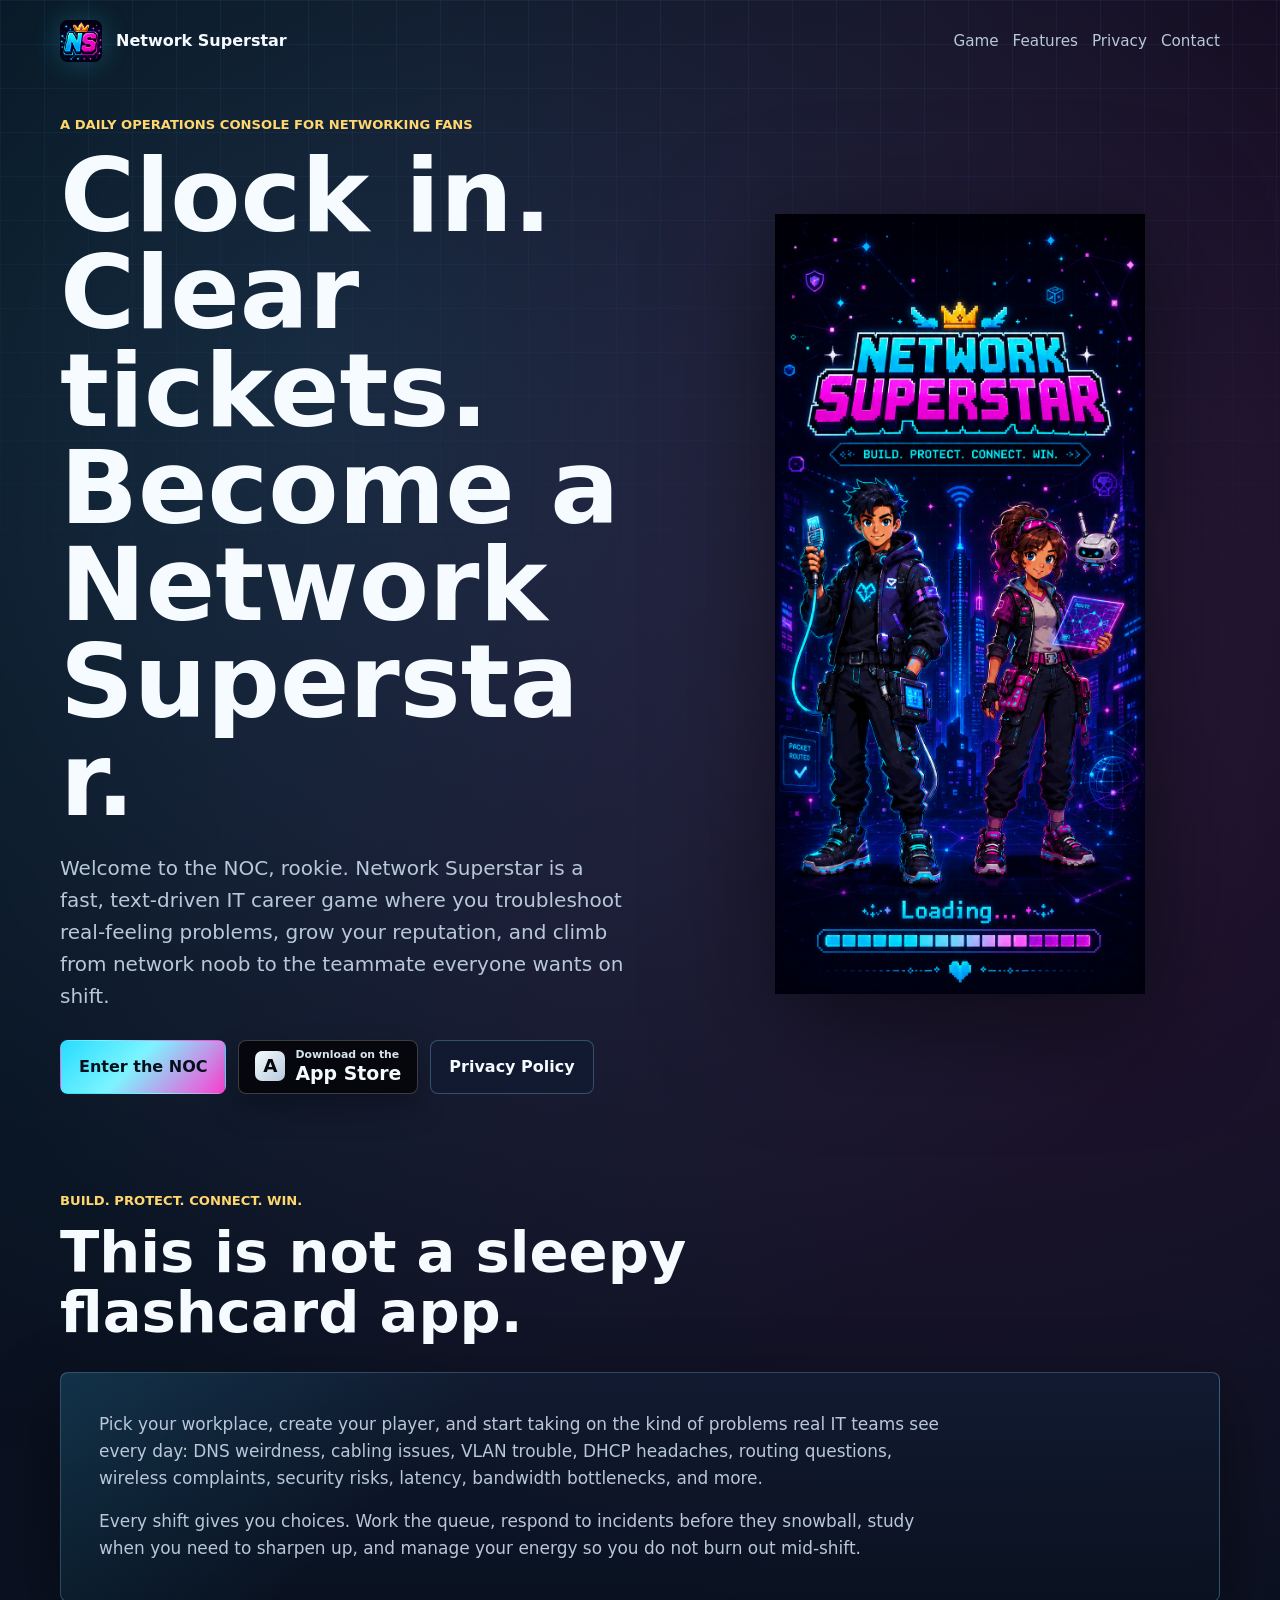
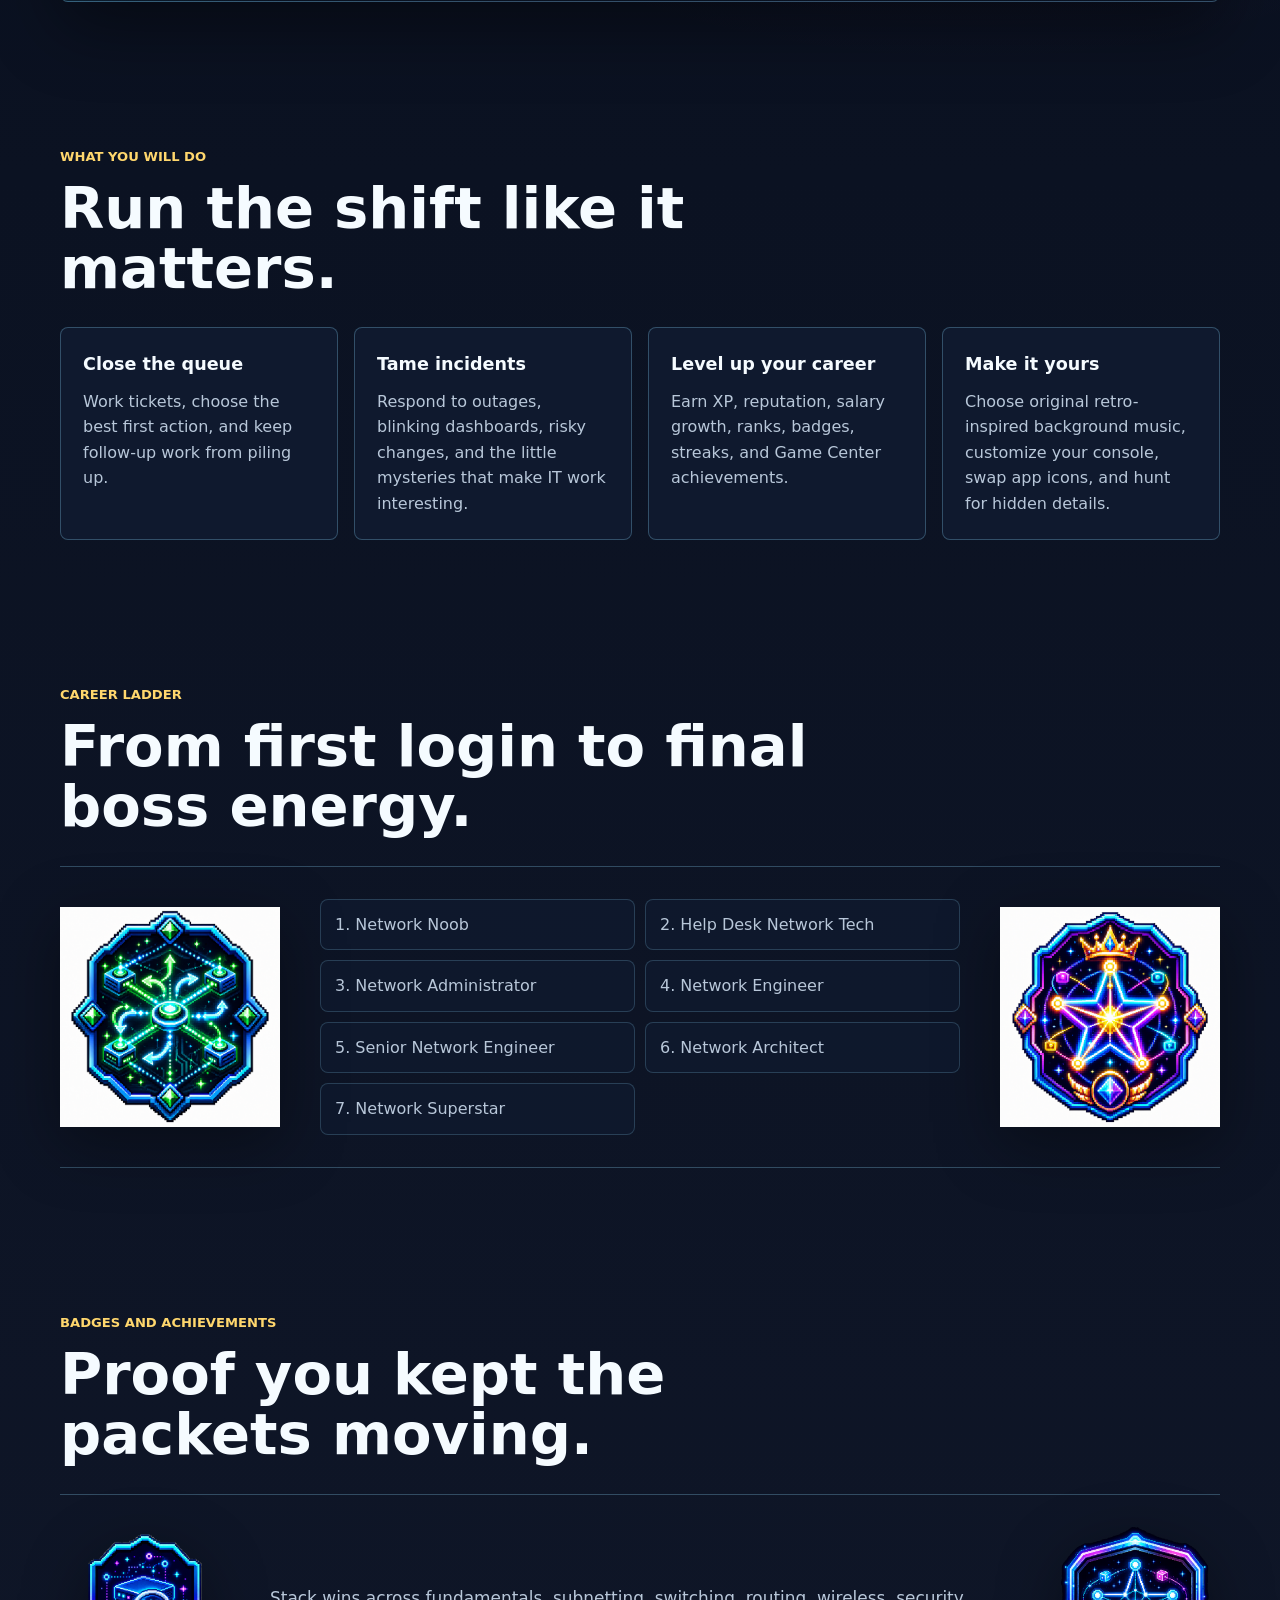
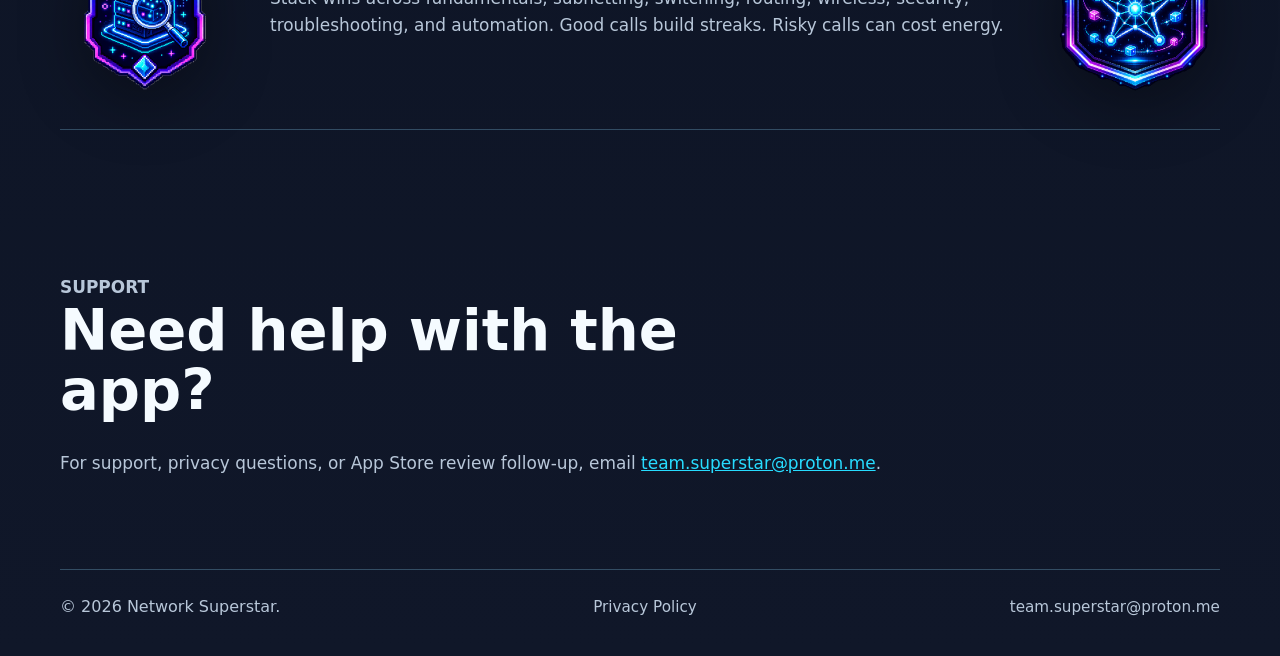
<file: index.html>
<!doctype html>
<html lang="en">
  <head>
    <meta charset="utf-8">
    <meta name="viewport" content="width=device-width, initial-scale=1">
    <title>Network Superstar</title>
    <meta
      name="description"
      content="Network Superstar is a fast IT career game about tickets, incidents, networking skills, ranks, badges, and becoming the teammate everyone wants on shift."
    >
    <meta name="theme-color" content="#070a16">
    <meta property="og:title" content="Network Superstar">
    <meta property="og:description" content="Clock in, clear tickets, tame incidents, and level up from network noob to Network Superstar.">
    <meta property="og:image" content="/assets/nss_loading_screen.png">
    <link rel="icon" href="/assets/app-icon.png">
    <link rel="stylesheet" href="/styles.css">
  </head>
  <body>
    <header class="site-header">
      <a class="brand" href="/" aria-label="Network Superstar home">
        <img src="/assets/app-icon.png" alt="" class="brand-icon">
        <span>Network Superstar</span>
      </a>
      <nav aria-label="Primary navigation">
        <a href="#game">Game</a>
        <a href="#features">Features</a>
        <a href="/privacy">Privacy</a>
        <a href="mailto:team.superstar@proton.me">Contact</a>
      </nav>
    </header>

    <main>
      <section class="hero" aria-labelledby="hero-title">
        <div class="hero-copy">
          <p class="eyebrow">A daily operations console for networking fans</p>
          <h1 id="hero-title">Clock in. Clear tickets. Become a Network Superstar.</h1>
          <p class="hero-lede">
            Welcome to the NOC, rookie. Network Superstar is a fast, text-driven IT career game where
            you troubleshoot real-feeling problems, grow your reputation, and climb from network noob
            to the teammate everyone wants on shift.
          </p>
          <div class="hero-actions" aria-label="Page actions">
            <a class="button primary" href="#game">Enter the NOC</a>
            <a class="app-store-button" href="#" aria-label="Download Network Superstar on the App Store">
              <span class="app-store-icon" aria-hidden="true">A</span>
              <span>
                <small>Download on the</small>
                App Store
              </span>
            </a>
            <a class="button secondary" href="/privacy">Privacy Policy</a>
          </div>
        </div>
        <div class="hero-art" aria-label="Network Superstar artwork">
          <img src="/assets/nss_loading_screen.png" alt="Network Superstar game artwork with two network technicians">
        </div>
      </section>

      <section id="game" class="section intro-section" aria-labelledby="game-title">
        <div class="section-heading">
          <p class="eyebrow">Build. Protect. Connect. Win.</p>
          <h2 id="game-title">This is not a sleepy flashcard app.</h2>
        </div>
        <div class="console-panel">
          <p>
            Pick your workplace, create your player, and start taking on the kind of problems real IT
            teams see every day: DNS weirdness, cabling issues, VLAN trouble, DHCP headaches, routing
            questions, wireless complaints, security risks, latency, bandwidth bottlenecks, and more.
          </p>
          <p>
            Every shift gives you choices. Work the queue, respond to incidents before they snowball,
            study when you need to sharpen up, and manage your energy so you do not burn out mid-shift.
          </p>
        </div>
      </section>

      <section id="features" class="section" aria-labelledby="features-title">
        <div class="section-heading">
          <p class="eyebrow">What you will do</p>
          <h2 id="features-title">Run the shift like it matters.</h2>
        </div>
        <div class="feature-grid">
          <article class="feature-card">
            <h3>Close the queue</h3>
            <p>Work tickets, choose the best first action, and keep follow-up work from piling up.</p>
          </article>
          <article class="feature-card">
            <h3>Tame incidents</h3>
            <p>Respond to outages, blinking dashboards, risky changes, and the little mysteries that make IT work interesting.</p>
          </article>
          <article class="feature-card">
            <h3>Level up your career</h3>
            <p>Earn XP, reputation, salary growth, ranks, badges, streaks, and Game Center achievements.</p>
          </article>
          <article class="feature-card">
            <h3>Make it yours</h3>
            <p>Choose original retro-inspired background music, customize your console, swap app icons, and hunt for hidden details.</p>
          </article>
        </div>
      </section>

      <section class="section rank-section" aria-labelledby="rank-title">
        <div class="section-heading">
          <p class="eyebrow">Career ladder</p>
          <h2 id="rank-title">From first login to final boss energy.</h2>
        </div>
        <div class="rank-layout">
          <img src="/assets/rank-network-engineer.png" alt="Network Engineer rank badge">
          <ol class="rank-list">
            <li>Network Noob</li>
            <li>Help Desk Network Tech</li>
            <li>Network Administrator</li>
            <li>Network Engineer</li>
            <li>Senior Network Engineer</li>
            <li>Network Architect</li>
            <li>Network Superstar</li>
          </ol>
          <img src="/assets/rank-network-superstar.png" alt="Network Superstar rank badge">
        </div>
      </section>

      <section class="section badge-section" aria-labelledby="badges-title">
        <div class="section-heading">
          <p class="eyebrow">Badges and achievements</p>
          <h2 id="badges-title">Proof you kept the packets moving.</h2>
        </div>
        <div class="badge-row">
          <img src="/assets/badge-dns-detective.png" alt="DNS Detective badge">
          <div>
            <p>
              Stack wins across fundamentals, subnetting, switching, routing, wireless, security,
              troubleshooting, and automation. Good calls build streaks. Risky calls can cost energy.
            </p>
          </div>
          <img src="/assets/badge-network-superstar.png" alt="Network Superstar badge">
        </div>
      </section>

      <section class="section contact-section" aria-labelledby="contact-title">
        <div class="section-heading">
          <p class="eyebrow">Support</p>
          <h2 id="contact-title">Need help with the app?</h2>
        </div>
        <p>
          For support, privacy questions, or App Store review follow-up, email
          <a href="mailto:team.superstar@proton.me">team.superstar@proton.me</a>.
        </p>
      </section>
    </main>

    <footer class="site-footer">
      <span>&copy; 2026 Network Superstar.</span>
      <a href="/privacy">Privacy Policy</a>
      <a href="mailto:team.superstar@proton.me">team.superstar@proton.me</a>
    </footer>
  </body>
</html>
</file>
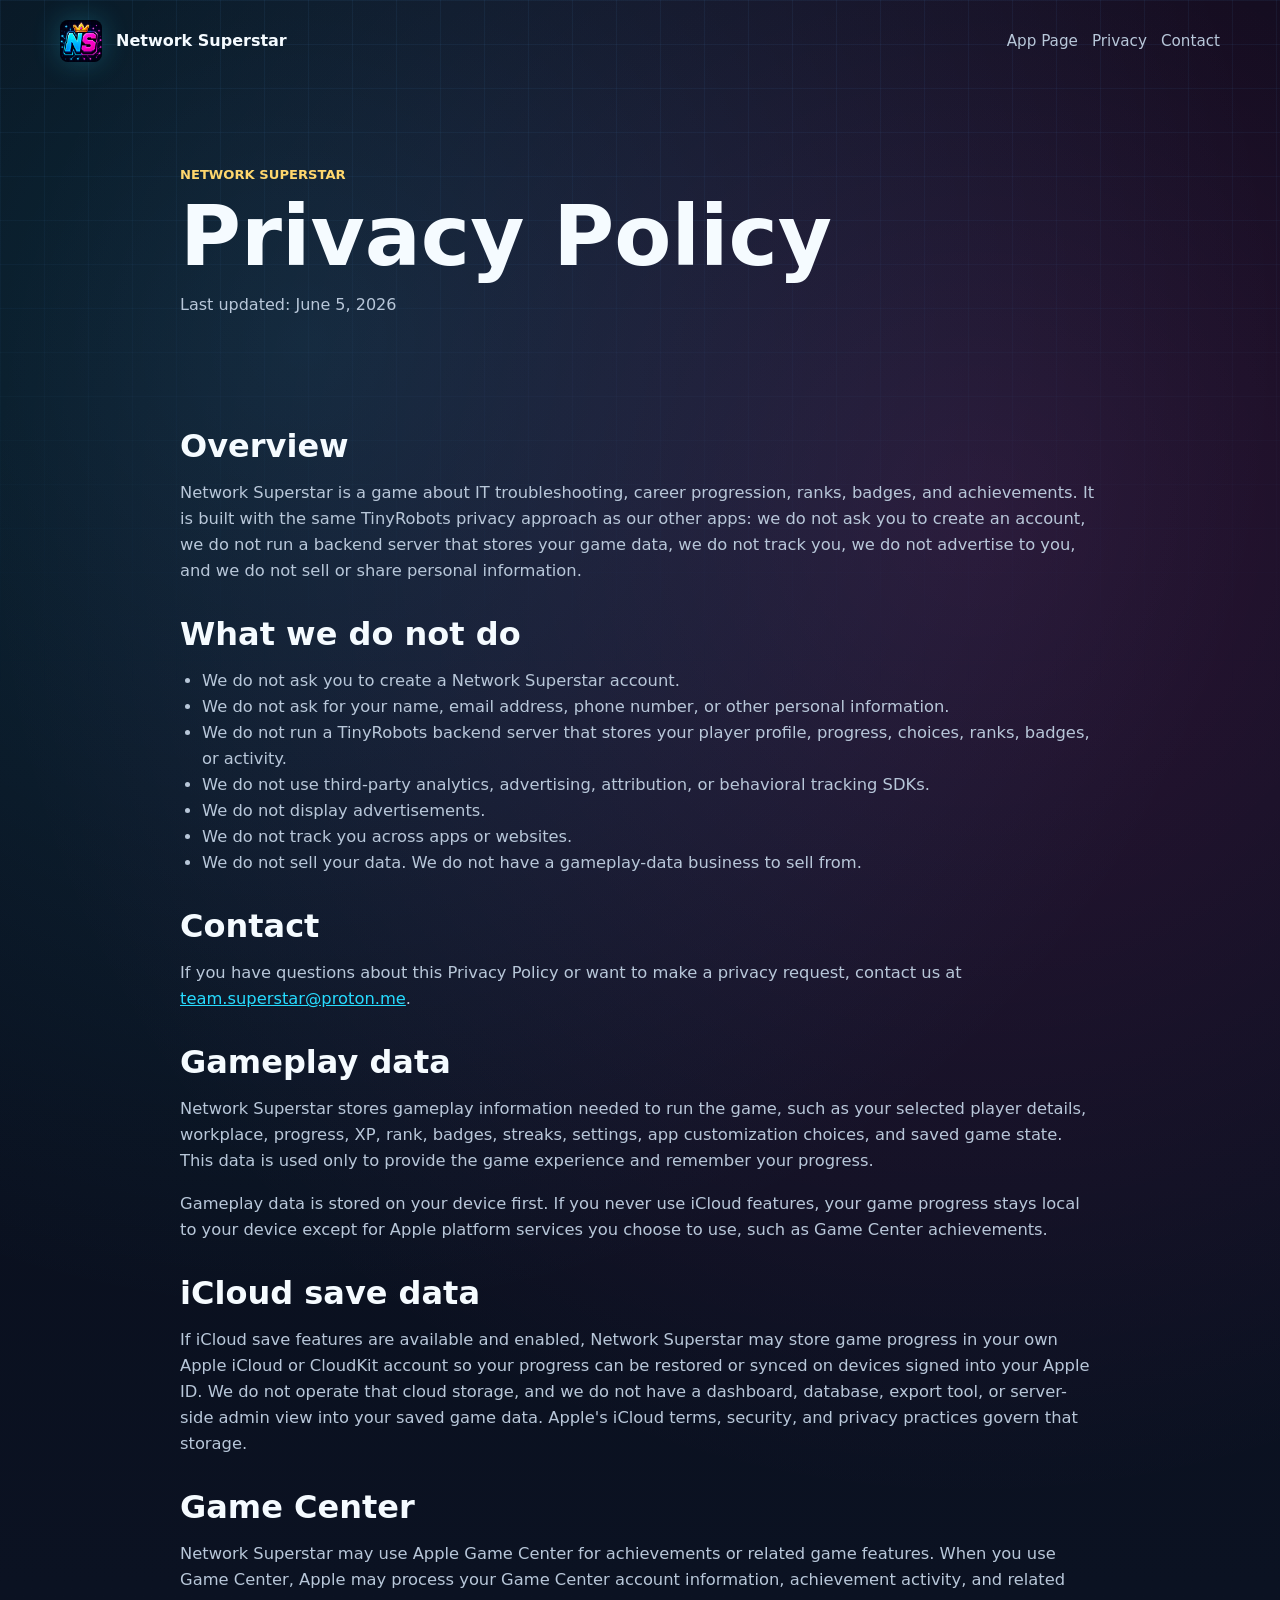
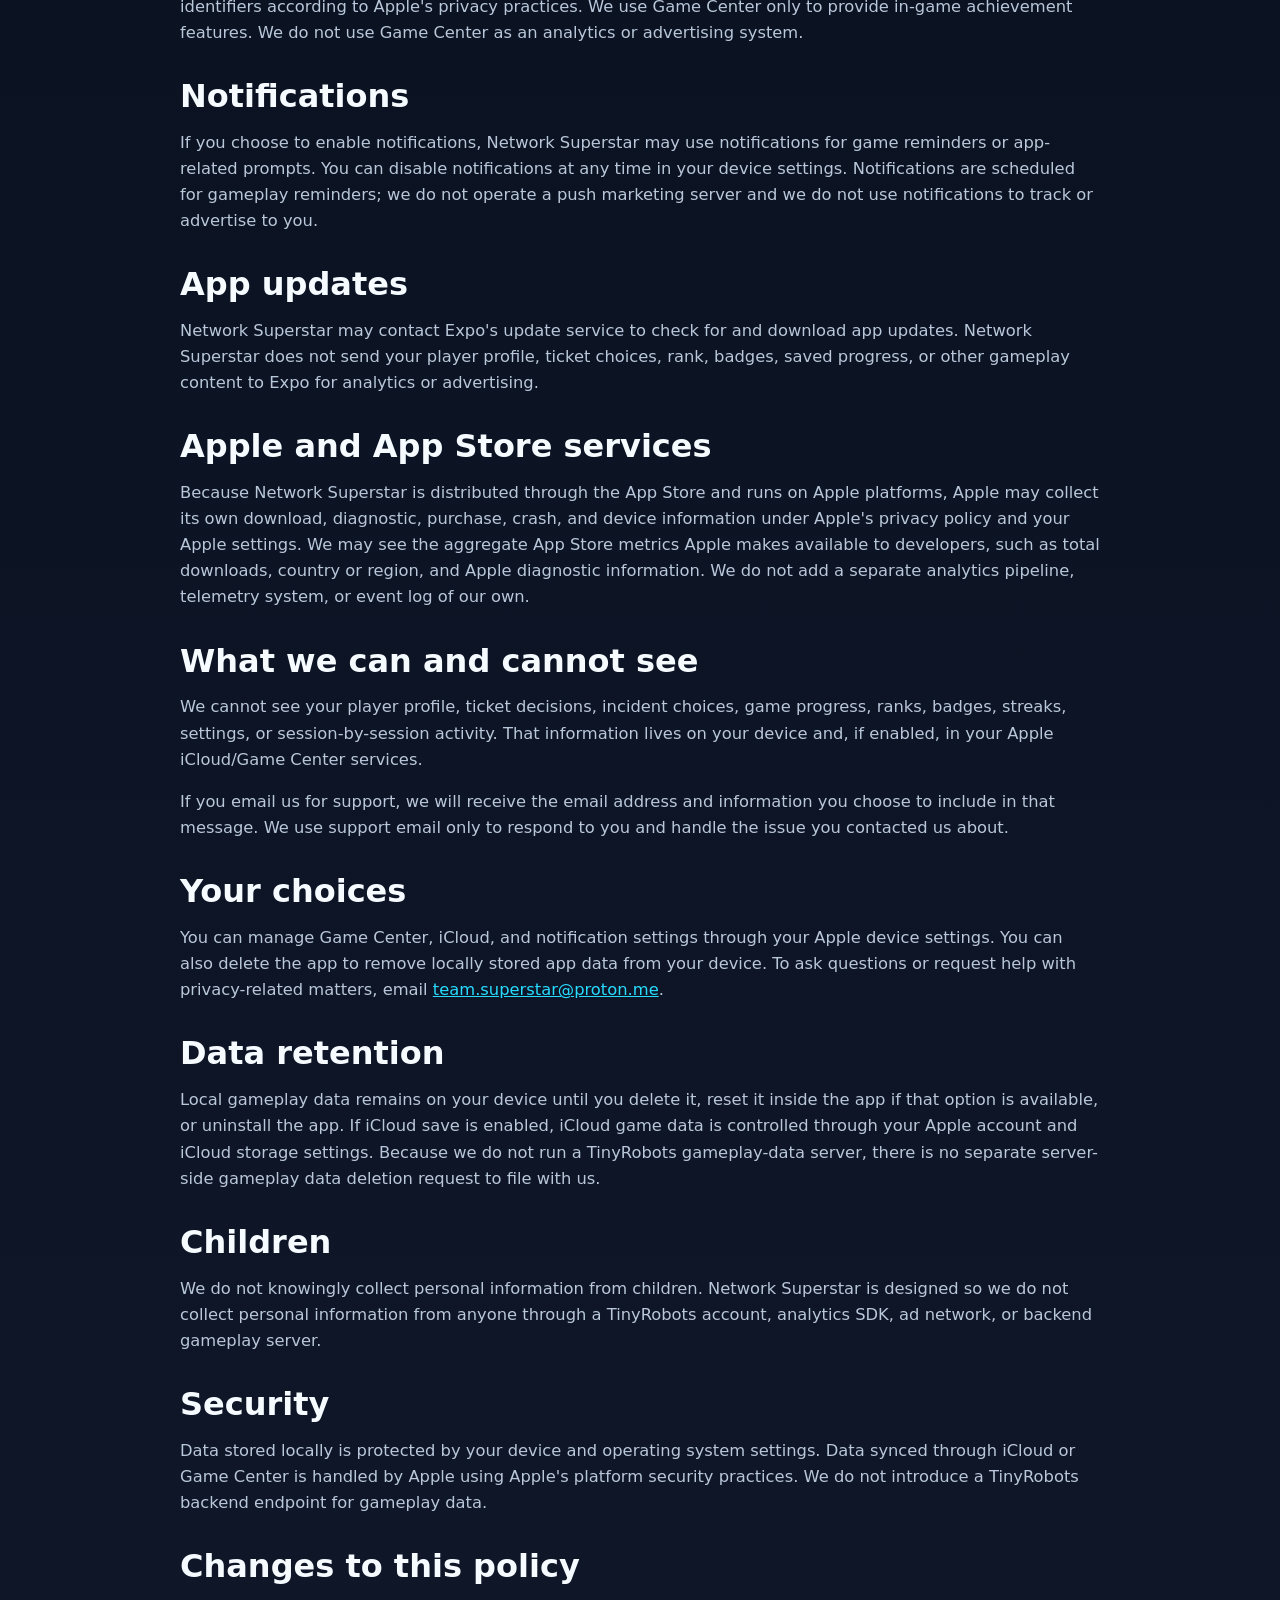
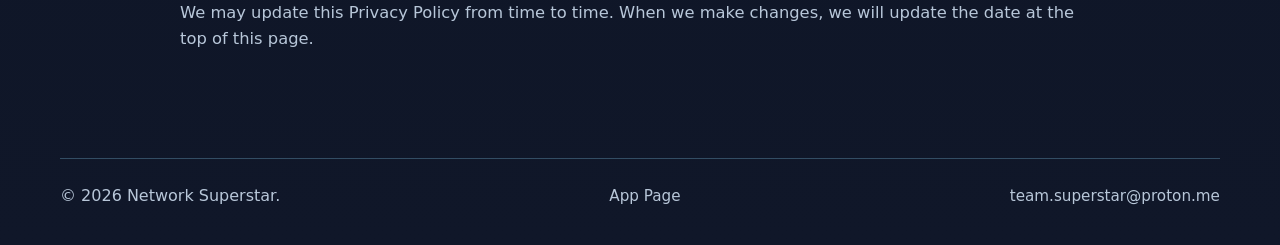
<file: privacy.html>
<!doctype html>
<html lang="en">
  <head>
    <meta charset="utf-8">
    <meta name="viewport" content="width=device-width, initial-scale=1">
    <title>Privacy Policy | Network Superstar</title>
    <meta
      name="description"
      content="Network Superstar is built privacy-first: no accounts, no TinyRobots backend, no analytics, no advertising, and no tracking."
    >
    <meta name="theme-color" content="#070a16">
    <link rel="icon" href="/assets/app-icon.png">
    <link rel="stylesheet" href="/styles.css">
  </head>
  <body>
    <header class="site-header">
      <a class="brand" href="/" aria-label="Network Superstar home">
        <img src="/assets/app-icon.png" alt="" class="brand-icon">
        <span>Network Superstar</span>
      </a>
      <nav aria-label="Primary navigation">
        <a href="/">App Page</a>
        <a href="/privacy" aria-current="page">Privacy</a>
        <a href="mailto:team.superstar@proton.me">Contact</a>
      </nav>
    </header>

    <main class="policy-page">
      <section class="policy-hero" aria-labelledby="policy-title">
        <p class="eyebrow">Network Superstar</p>
        <h1 id="policy-title">Privacy Policy</h1>
        <p>Last updated: June 5, 2026</p>
      </section>

      <section class="policy-content" aria-label="Privacy Policy">
        <h2>Overview</h2>
        <p>
          Network Superstar is a game about IT troubleshooting, career progression, ranks, badges, and
          achievements. It is built with the same TinyRobots privacy approach as our other apps: we do
          not ask you to create an account, we do not run a backend server that stores your game data,
          we do not track you, we do not advertise to you, and we do not sell or share personal
          information.
        </p>

        <h2>What we do not do</h2>
        <ul>
          <li>We do not ask you to create a Network Superstar account.</li>
          <li>We do not ask for your name, email address, phone number, or other personal information.</li>
          <li>We do not run a TinyRobots backend server that stores your player profile, progress, choices, ranks, badges, or activity.</li>
          <li>We do not use third-party analytics, advertising, attribution, or behavioral tracking SDKs.</li>
          <li>We do not display advertisements.</li>
          <li>We do not track you across apps or websites.</li>
          <li>We do not sell your data. We do not have a gameplay-data business to sell from.</li>
        </ul>

        <h2>Contact</h2>
        <p>
          If you have questions about this Privacy Policy or want to make a privacy request, contact us
          at <a href="mailto:team.superstar@proton.me">team.superstar@proton.me</a>.
        </p>

        <h2>Gameplay data</h2>
        <p>
          Network Superstar stores gameplay information needed to run the game, such as your selected
          player details, workplace, progress, XP, rank, badges, streaks, settings, app customization
          choices, and saved game state. This data is used only to provide the game experience and
          remember your progress.
        </p>
        <p>
          Gameplay data is stored on your device first. If you never use iCloud features, your game
          progress stays local to your device except for Apple platform services you choose to use,
          such as Game Center achievements.
        </p>

        <h2>iCloud save data</h2>
        <p>
          If iCloud save features are available and enabled, Network Superstar may store game progress
          in your own Apple iCloud or CloudKit account so your progress can be restored or synced on
          devices signed into your Apple ID. We do not operate that cloud storage, and we do not have a
          dashboard, database, export tool, or server-side admin view into your saved game data. Apple's
          iCloud terms, security, and privacy practices govern that storage.
        </p>

        <h2>Game Center</h2>
        <p>
          Network Superstar may use Apple Game Center for achievements or related game features. When
          you use Game Center, Apple may process your Game Center account information, achievement
          activity, and related identifiers according to Apple's privacy practices. We use Game Center
          only to provide in-game achievement features. We do not use Game Center as an analytics or
          advertising system.
        </p>

        <h2>Notifications</h2>
        <p>
          If you choose to enable notifications, Network Superstar may use notifications for game
          reminders or app-related prompts. You can disable notifications at any time in your device
          settings. Notifications are scheduled for gameplay reminders; we do not operate a push
          marketing server and we do not use notifications to track or advertise to you.
        </p>

        <h2>App updates</h2>
        <p>
          Network Superstar may contact Expo's update service to check for and download app updates.
          Network Superstar does not send your player profile, ticket choices, rank, badges, saved
          progress, or other gameplay content to Expo for analytics or advertising.
        </p>

        <h2>Apple and App Store services</h2>
        <p>
          Because Network Superstar is distributed through the App Store and runs on Apple platforms,
          Apple may collect its own download, diagnostic, purchase, crash, and device information under
          Apple's privacy policy and your Apple settings. We may see the aggregate App Store metrics
          Apple makes available to developers, such as total downloads, country or region, and Apple
          diagnostic information. We do not add a separate analytics pipeline, telemetry system, or
          event log of our own.
        </p>

        <h2>What we can and cannot see</h2>
        <p>
          We cannot see your player profile, ticket decisions, incident choices, game progress, ranks,
          badges, streaks, settings, or session-by-session activity. That information lives on your
          device and, if enabled, in your Apple iCloud/Game Center services.
        </p>
        <p>
          If you email us for support, we will receive the email address and information you choose to
          include in that message. We use support email only to respond to you and handle the issue you
          contacted us about.
        </p>

        <h2>Your choices</h2>
        <p>
          You can manage Game Center, iCloud, and notification settings through your Apple device
          settings. You can also delete the app to remove locally stored app data from your device.
          To ask questions or request help with privacy-related matters, email
          <a href="mailto:team.superstar@proton.me">team.superstar@proton.me</a>.
        </p>

        <h2>Data retention</h2>
        <p>
          Local gameplay data remains on your device until you delete it, reset it inside the app if
          that option is available, or uninstall the app. If iCloud save is enabled, iCloud game data is
          controlled through your Apple account and iCloud storage settings. Because we do not run a
          TinyRobots gameplay-data server, there is no separate server-side gameplay data deletion
          request to file with us.
        </p>

        <h2>Children</h2>
        <p>
          We do not knowingly collect personal information from children. Network Superstar is designed
          so we do not collect personal information from anyone through a TinyRobots account, analytics
          SDK, ad network, or backend gameplay server.
        </p>

        <h2>Security</h2>
        <p>
          Data stored locally is protected by your device and operating system settings. Data synced
          through iCloud or Game Center is handled by Apple using Apple's platform security practices.
          We do not introduce a TinyRobots backend endpoint for gameplay data.
        </p>

        <h2>Changes to this policy</h2>
        <p>
          We may update this Privacy Policy from time to time. When we make changes, we will update the
          date at the top of this page.
        </p>
      </section>
    </main>

    <footer class="site-footer">
      <span>&copy; 2026 Network Superstar.</span>
      <a href="/">App Page</a>
      <a href="mailto:team.superstar@proton.me">team.superstar@proton.me</a>
    </footer>
  </body>
</html>
</file>
<file: styles.css>
:root {
  color-scheme: dark;
  --bg: #070a16;
  --bg-2: #0e1729;
  --panel: #111b31;
  --panel-2: #162540;
  --text: #f5fbff;
  --muted: #b8c7d9;
  --cyan: #27dcff;
  --pink: #ff3fd2;
  --gold: #ffd76d;
  --line: rgba(144, 220, 255, 0.28);
  --shadow: 0 24px 70px rgba(0, 0, 0, 0.42);
}

* {
  box-sizing: border-box;
}

html {
  scroll-behavior: smooth;
}

body {
  margin: 0;
  min-height: 100vh;
  background:
    radial-gradient(circle at 24% 10%, rgba(39, 220, 255, 0.14), transparent 30%),
    radial-gradient(circle at 76% 15%, rgba(255, 63, 210, 0.14), transparent 32%),
    linear-gradient(180deg, #070a16 0%, #0b1222 46%, #101729 100%);
  color: var(--text);
  font-family: Inter, ui-sans-serif, system-ui, -apple-system, BlinkMacSystemFont, "Segoe UI", sans-serif;
  line-height: 1.6;
}

body::before {
  position: fixed;
  inset: 0;
  z-index: -1;
  content: "";
  background-image:
    linear-gradient(rgba(91, 174, 255, 0.08) 1px, transparent 1px),
    linear-gradient(90deg, rgba(91, 174, 255, 0.08) 1px, transparent 1px);
  background-size: 44px 44px;
  mask-image: linear-gradient(to bottom, rgba(0, 0, 0, 0.85), transparent 78%);
}

a {
  color: inherit;
}

.site-header,
.site-footer {
  width: min(1160px, calc(100% - 32px));
  margin: 0 auto;
}

.site-header {
  display: flex;
  align-items: center;
  justify-content: space-between;
  gap: 24px;
  padding: 20px 0;
}

.brand,
.site-header nav,
.site-footer {
  display: flex;
  align-items: center;
  gap: 14px;
}

.brand {
  color: var(--text);
  font-weight: 800;
  text-decoration: none;
}

.brand-icon {
  width: 42px;
  height: 42px;
  border-radius: 8px;
  box-shadow: 0 0 28px rgba(39, 220, 255, 0.24);
}

.site-header nav {
  flex-wrap: wrap;
  justify-content: flex-end;
}

.site-header nav a,
.site-footer a {
  color: var(--muted);
  font-size: 0.95rem;
  text-decoration: none;
}

.site-header nav a:hover,
.site-footer a:hover,
.policy-content a,
.contact-section a {
  color: var(--cyan);
}

.hero {
  display: grid;
  grid-template-columns: minmax(0, 1fr) minmax(320px, 520px);
  align-items: center;
  gap: clamp(24px, 6vw, 72px);
  width: min(1160px, calc(100% - 32px));
  min-height: calc(100vh - 86px);
  margin: 0 auto;
  padding: 32px 0 56px;
}

.hero-copy {
  max-width: 680px;
}

.eyebrow {
  margin: 0 0 12px;
  color: var(--gold);
  font-size: 0.82rem;
  font-weight: 800;
  text-transform: uppercase;
}

h1,
h2,
h3,
p {
  overflow-wrap: break-word;
}

h1 {
  max-width: 760px;
  margin: 0;
  font-size: clamp(2.8rem, 8vw, 6.7rem);
  line-height: 0.95;
}

h2 {
  margin: 0;
  font-size: clamp(2rem, 4.5vw, 4rem);
  line-height: 1.05;
}

h3 {
  margin: 0 0 10px;
  font-size: 1.1rem;
}

.hero-lede {
  max-width: 650px;
  margin: 24px 0 0;
  color: var(--muted);
  font-size: clamp(1.04rem, 2vw, 1.25rem);
}

.hero-actions {
  display: flex;
  flex-wrap: wrap;
  gap: 12px;
  margin-top: 28px;
}

.button {
  display: inline-flex;
  align-items: center;
  justify-content: center;
  min-height: 48px;
  padding: 12px 18px;
  border: 1px solid var(--line);
  border-radius: 8px;
  font-weight: 800;
  text-decoration: none;
}

.button.primary {
  background: linear-gradient(135deg, var(--cyan), #7cf4ff 44%, var(--pink));
  color: #06101d;
  border-color: transparent;
}

.button.secondary {
  background: rgba(17, 27, 49, 0.7);
  color: var(--text);
}

.app-store-button {
  display: inline-flex;
  align-items: center;
  gap: 10px;
  min-height: 54px;
  padding: 9px 16px 10px;
  border: 1px solid rgba(255, 255, 255, 0.22);
  border-radius: 8px;
  background: #05070d;
  color: var(--text);
  font-size: 1.18rem;
  font-weight: 800;
  line-height: 1;
  text-decoration: none;
  box-shadow: 0 14px 30px rgba(0, 0, 0, 0.28);
}

.app-store-button small {
  display: block;
  margin-bottom: 3px;
  color: #d7e3ee;
  font-size: 0.68rem;
  font-weight: 700;
}

.app-store-icon {
  display: inline-flex;
  align-items: center;
  justify-content: center;
  width: 30px;
  height: 30px;
  color: #05070d;
  border-radius: 7px;
  background: linear-gradient(135deg, #f5fbff, #b9c9dd);
  font-size: 1.15rem;
  font-weight: 900;
}

.hero-art {
  position: relative;
}

.hero-art img {
  display: block;
  width: 100%;
  max-height: calc(100vh - 120px);
  object-fit: contain;
  filter: drop-shadow(0 24px 58px rgba(0, 0, 0, 0.55));
}

.section {
  width: min(1160px, calc(100% - 32px));
  margin: 0 auto;
  padding: 72px 0;
}

.intro-section {
  padding-top: 40px;
}

.section-heading {
  max-width: 760px;
  margin-bottom: 28px;
}

.console-panel {
  padding: clamp(22px, 4vw, 38px);
  border: 1px solid var(--line);
  border-radius: 8px;
  background:
    linear-gradient(135deg, rgba(39, 220, 255, 0.12), transparent 32%),
    linear-gradient(180deg, rgba(17, 27, 49, 0.92), rgba(10, 18, 33, 0.92));
  box-shadow: var(--shadow);
}

.console-panel p,
.contact-section p,
.badge-row p {
  max-width: 860px;
  margin: 0;
  color: var(--muted);
  font-size: 1.06rem;
}

.console-panel p + p {
  margin-top: 16px;
}

.feature-grid {
  display: grid;
  grid-template-columns: repeat(4, minmax(0, 1fr));
  gap: 16px;
}

.feature-card {
  min-height: 190px;
  padding: 22px;
  border: 1px solid var(--line);
  border-radius: 8px;
  background: rgba(17, 27, 49, 0.82);
}

.feature-card p {
  margin: 0;
  color: var(--muted);
}

.rank-layout,
.badge-row {
  display: grid;
  align-items: center;
  gap: clamp(18px, 4vw, 40px);
  border-top: 1px solid var(--line);
  border-bottom: 1px solid var(--line);
  padding: 32px 0;
}

.rank-layout {
  grid-template-columns: 220px minmax(220px, 1fr) 220px;
}

.badge-row {
  grid-template-columns: 170px minmax(220px, 1fr) 170px;
}

.rank-layout img,
.badge-row img {
  width: 100%;
  height: auto;
  filter: drop-shadow(0 16px 32px rgba(0, 0, 0, 0.38));
}

.rank-list {
  display: grid;
  grid-template-columns: repeat(2, minmax(0, 1fr));
  gap: 10px;
  margin: 0;
  padding: 0;
  list-style-position: inside;
}

.rank-list li {
  padding: 12px 14px;
  border: 1px solid rgba(144, 220, 255, 0.2);
  border-radius: 8px;
  background: rgba(17, 27, 49, 0.64);
  color: var(--muted);
}

.contact-section {
  padding-bottom: 92px;
}

.site-footer {
  justify-content: space-between;
  flex-wrap: wrap;
  padding: 24px 0 36px;
  border-top: 1px solid var(--line);
  color: var(--muted);
}

.policy-page {
  width: min(920px, calc(100% - 32px));
  margin: 0 auto;
}

.policy-hero {
  padding: 82px 0 34px;
}

.policy-hero h1 {
  font-size: clamp(2.6rem, 7vw, 5.2rem);
}

.policy-hero p:not(.eyebrow) {
  color: var(--muted);
}

.policy-content {
  padding: 28px 0 90px;
}

.policy-content h2 {
  margin-top: 34px;
  font-size: clamp(1.35rem, 3vw, 2rem);
}

.policy-content p,
.policy-content li {
  color: var(--muted);
  font-size: 1.02rem;
}

.policy-content ul {
  padding-left: 22px;
}

@media (max-width: 900px) {
  .hero,
  .feature-grid,
  .rank-layout,
  .badge-row {
    grid-template-columns: 1fr;
  }

  .hero {
    min-height: auto;
    padding-top: 24px;
  }

  .hero-art img {
    max-height: none;
  }

  .rank-layout img,
  .badge-row img {
    width: min(220px, 70vw);
    margin: 0 auto;
  }
}

@media (max-width: 640px) {
  .site-header {
    align-items: flex-start;
    flex-direction: column;
  }

  .site-header nav {
    justify-content: flex-start;
  }

  .rank-list {
    grid-template-columns: 1fr;
  }

  .section {
    padding: 54px 0;
  }
}
</file>
